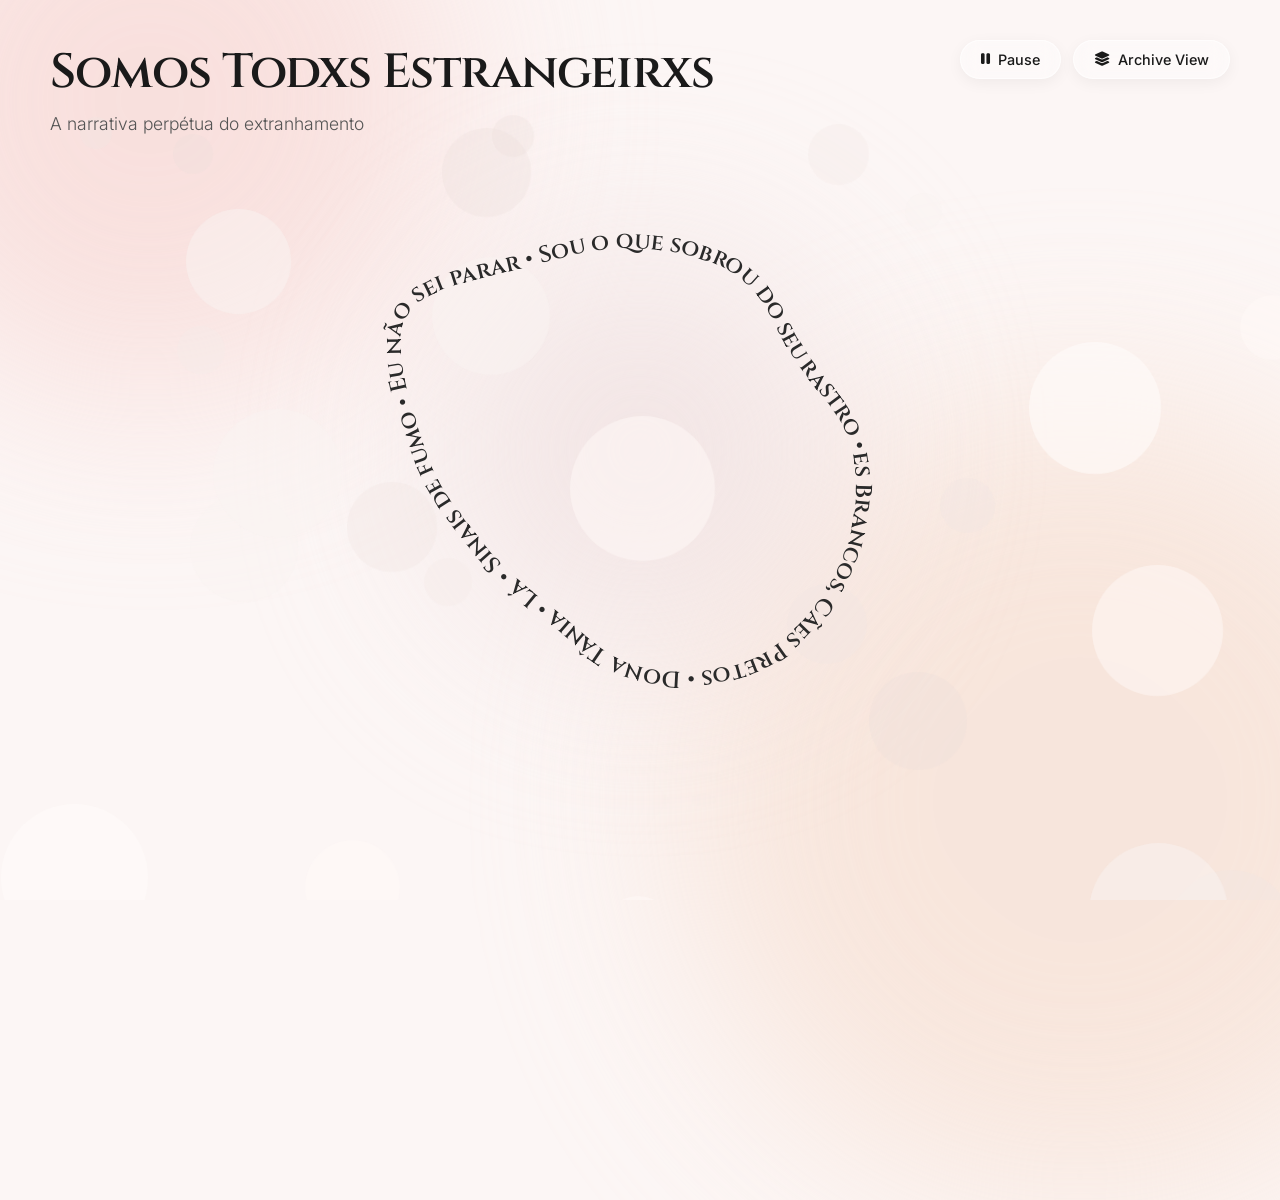
<file: index.html>
<!doctype html>
<html lang="pt">
  <head>
    <meta charset="UTF-8" />
    <meta name="viewport" content="width=device-width, initial-scale=1.0" />
    <meta
      name="description"
      content="Somos Todxs Estrangeirxs - An immersive art installation exploring the experience of being foreign"
    />
    <title>Somos Todxs Estrangeirxs | Frontpage</title>
    <!-- Use vanilla CSS -->
    <link rel="stylesheet" href="styles/frontpage.css" />
    <link
      rel="stylesheet"
      href="https://cdnjs.cloudflare.com/ajax/libs/font-awesome/6.4.0/css/all.min.css"
    />
    <!-- Import Google Fonts for premium typography -->
    <link rel="preconnect" href="https://fonts.googleapis.com" />
    <link rel="preconnect" href="https://fonts.gstatic.com" crossorigin />
    <link
      href="https://fonts.googleapis.com/css2?family=Cinzel:wght@400;600&family=Inter:wght@300;400;500&display=swap"
      rel="stylesheet"
    />
  </head>
  <body>
    <!-- Background Multi-Toned Sections -->
    <div class="bg-shape shape-1"></div>
    <div class="bg-shape shape-2"></div>
    <div class="bg-shape shape-3"></div>

    <!-- Subtle Background Bubbles -->
    <div id="bubbles-container"></div>

    <!-- Main Title Overlay -->
    <div class="title-overlay">
      <h1>Somos Todxs Estrangeirxs</h1>
      <p>A narrativa perpétua do extranhamento</p>
    </div>

    <!-- Controls row: toggle + pause -->
    <div class="controls-row">
      <button id="pause-btn" class="control-btn" aria-label="Pause animation">
        <i class="fa-solid fa-pause"></i>
        <span>Pause</span>
      </button>
      <a href="classic.html" class="classic-toggle">
        <i class="fa-solid fa-layer-group"></i>
        <span>Archive View</span>
      </a>
    </div>

    <!-- Interactive Canvas Area -->
    <div id="mobius-container">
      <svg
        id="mobius-svg"
        xmlns="http://www.w3.org/2000/svg"
        viewBox="0 0 1000 600"
        preserveAspectRatio="xMidYMid meet"
      >
        <!-- The path for the convex blob shape (generated by JS) -->
        <path id="mobius-curve" fill="none" stroke="none" d="" />

        <!-- Text group — individual tspans injected by JS -->
        <g id="mobius-text-group">
          <text class="mobius-text">
            <textPath
              id="mobius-text-path"
              href="#mobius-curve"
              startOffset="0%"
            >
              Loading narratives...
            </textPath>
          </text>
        </g>
      </svg>
    </div>

    <!-- Scripts -->
    <script src="js/data/sample-data.js"></script>
    <script src="js/mobius-strip.js"></script>
  </body>
</html>
</file>
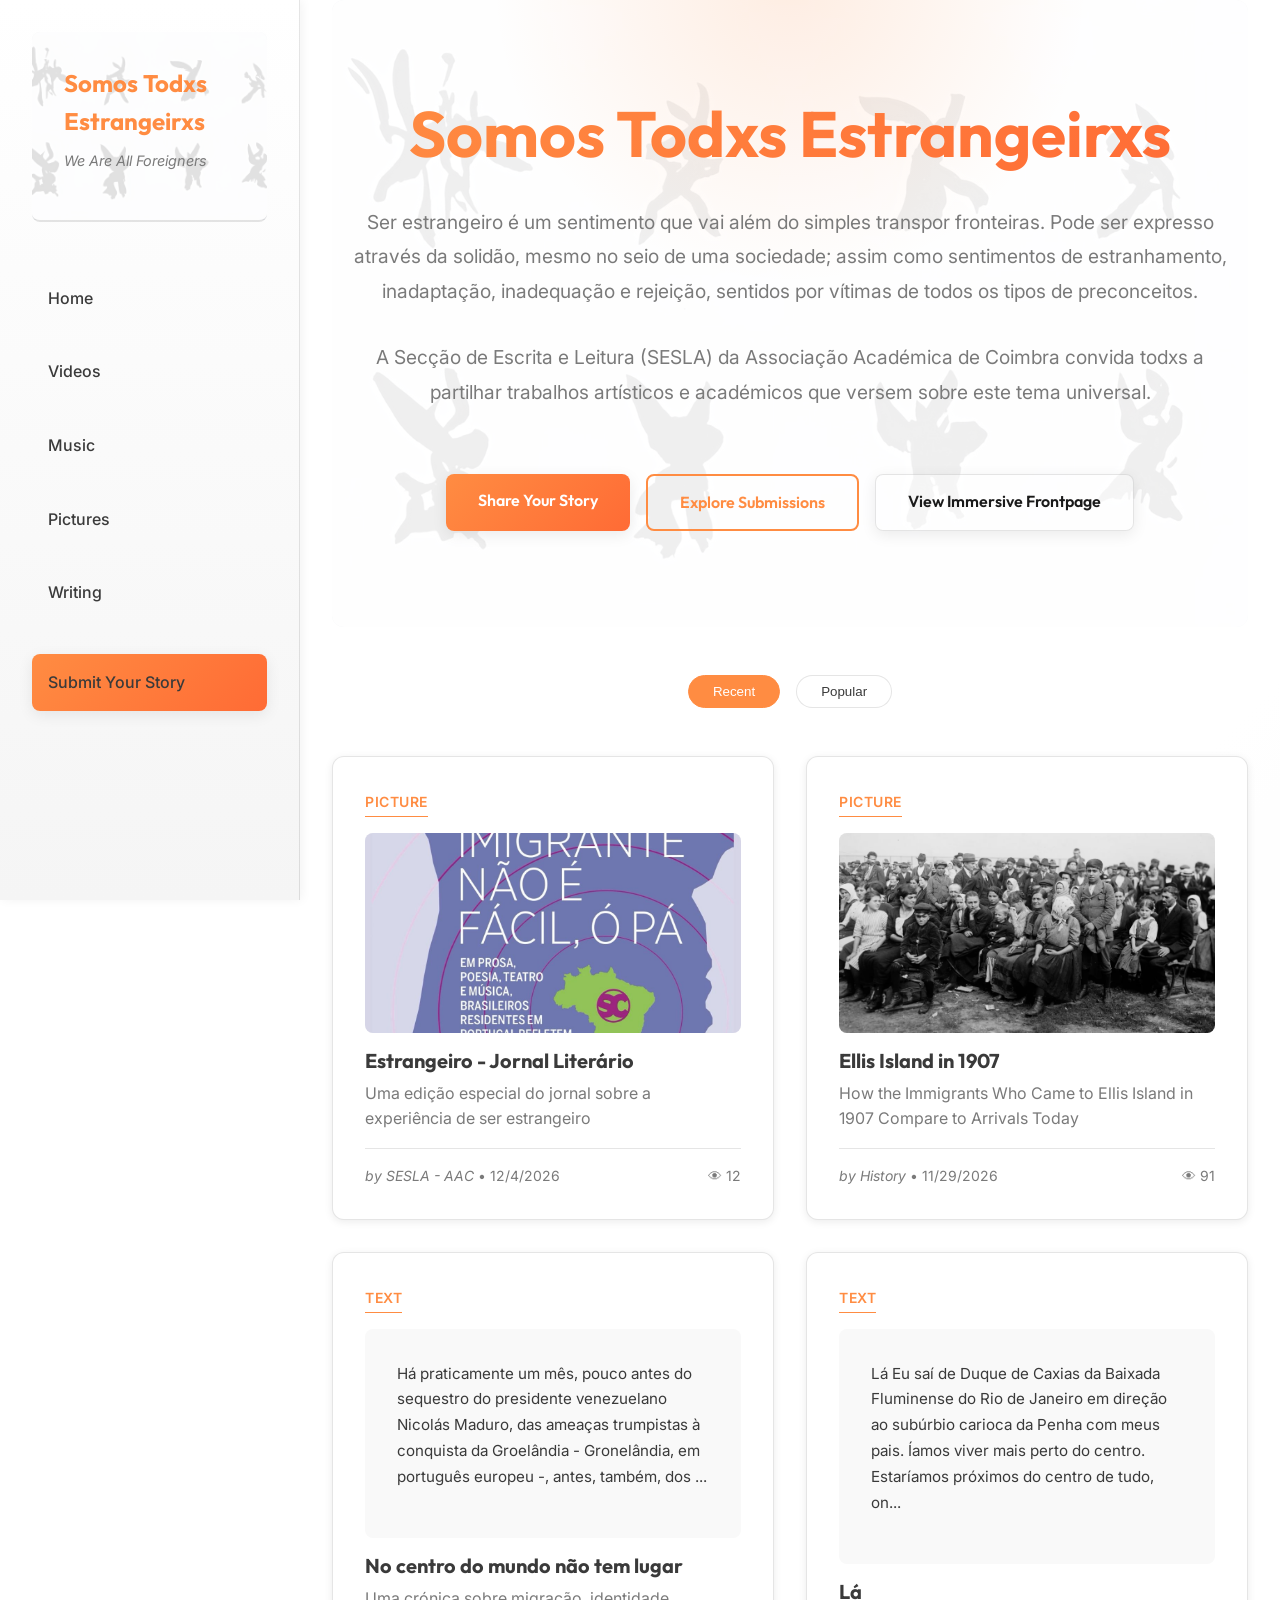
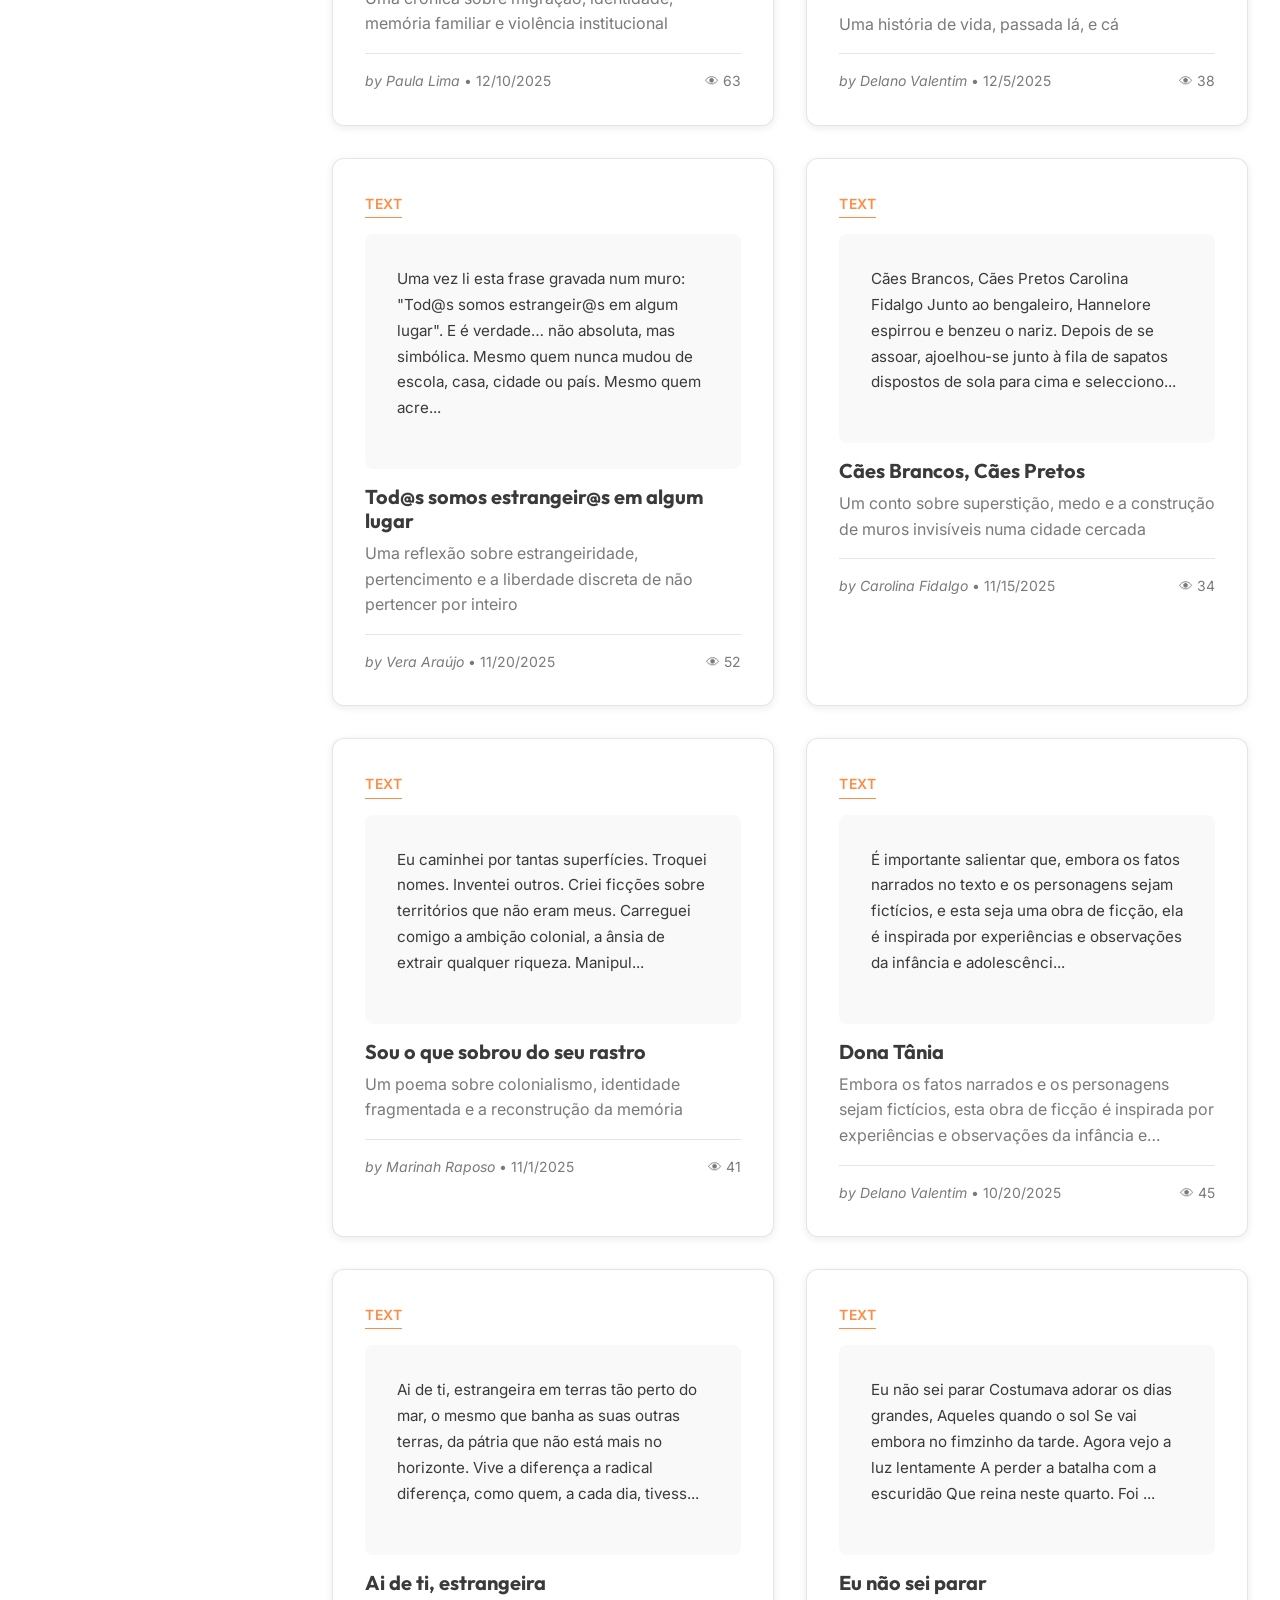
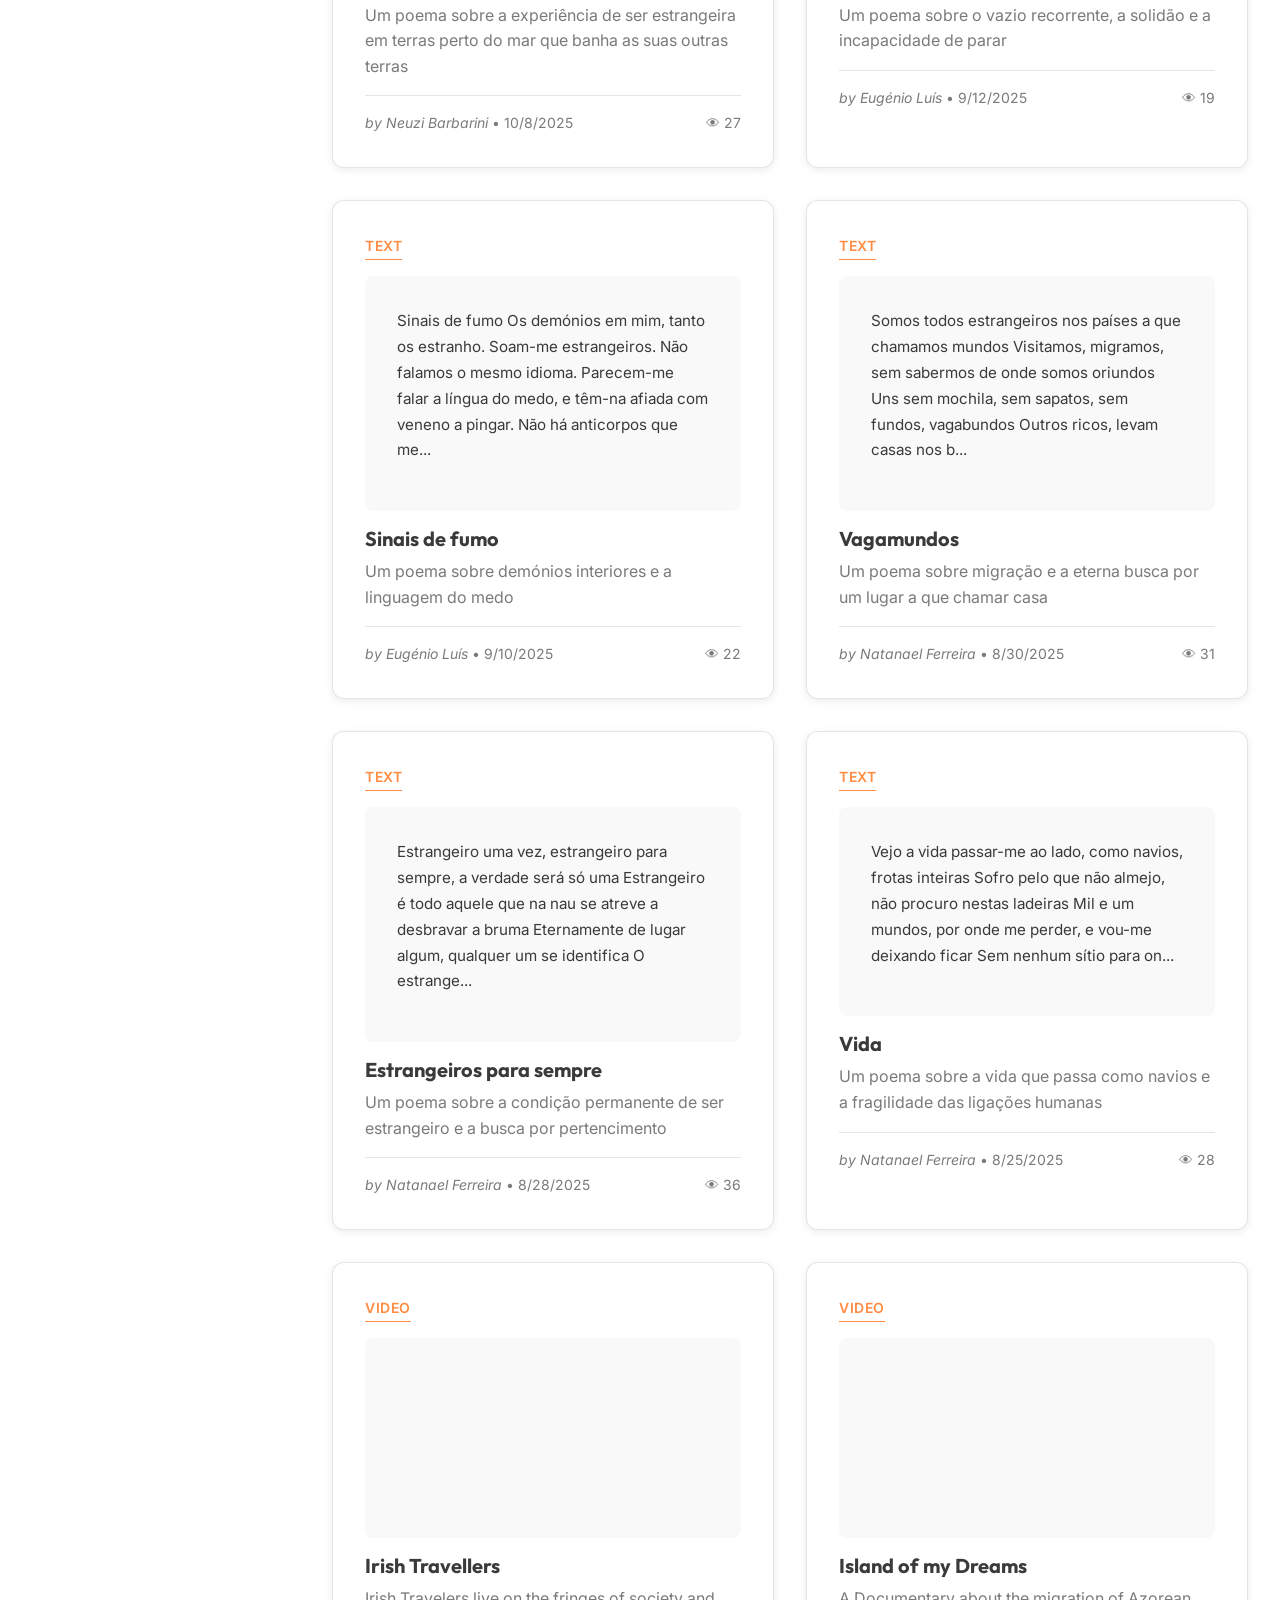
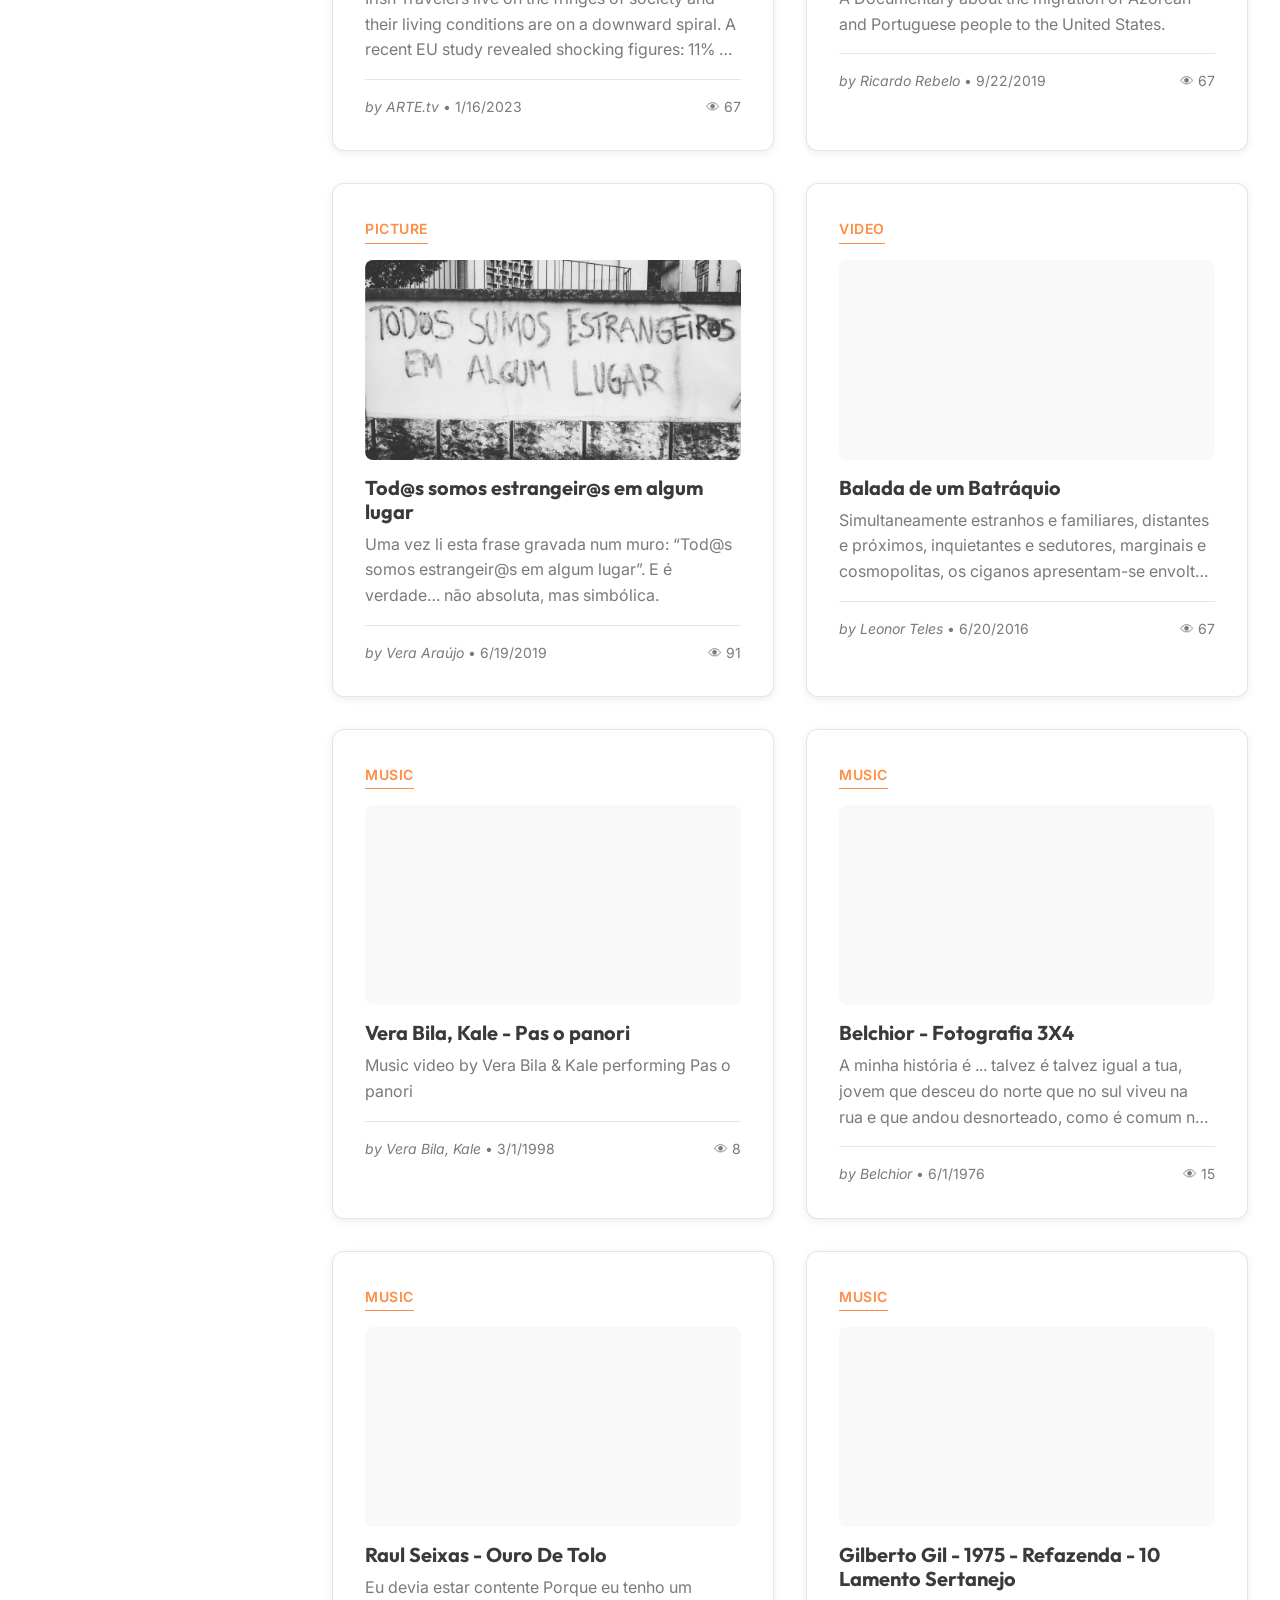
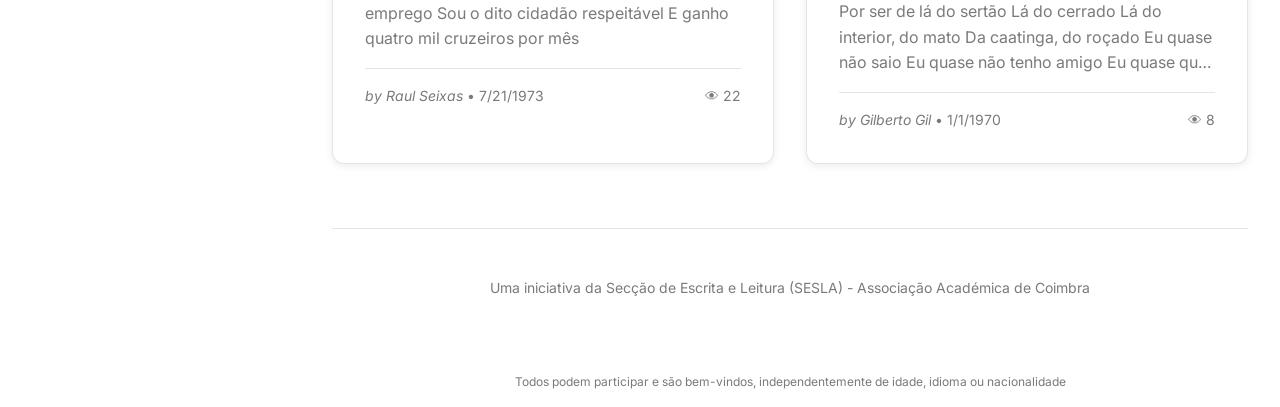
<file: classic.html>
<!doctype html>
<html lang="pt">
  <head>
    <meta charset="UTF-8" />
    <meta name="viewport" content="width=device-width, initial-scale=1.0" />
    <meta
      name="description"
      content="Somos Todxs Estrangeirxs - An art installation exploring the experience of being foreign, immigrant, and feeling like an outsider"
    />
    <title>Somos Todxs Estrangeirxs</title>
    <link rel="stylesheet" href="styles/main.css" />
    <link rel="stylesheet" href="components/modals/text-modal.css" />
    <link rel="stylesheet" href="components/carousel/carousel.css" />
    <link
      rel="stylesheet"
      href="https://cdnjs.cloudflare.com/ajax/libs/font-awesome/6.4.0/css/all.min.css"
    />
  </head>
  <body data-page-type="home">
    <!-- Mobile Navigation Toggle Container -->
    <div id="navToggleContainer"></div>

    <div class="wrapper">
      <!-- Sidebar Navigation Container -->
      <div id="navContainer"></div>

      <!-- Main Content -->
      <main class="main-content">
        <section class="hero">
          <h1 class="hero-title">Somos Todxs Estrangeirxs</h1>
          <p class="hero-description">
            Ser estrangeiro é um sentimento que vai além do simples transpor
            fronteiras. Pode ser expresso através da solidão, mesmo no seio de
            uma sociedade; assim como sentimentos de estranhamento, inadaptação,
            inadequação e rejeição, sentidos por vítimas de todos os tipos de
            preconceitos.
          </p>
          <p class="hero-description">
            A Secção de Escrita e Leitura (SESLA) da Associação Académica de
            Coimbra convida todxs a partilhar trabalhos artísticos e académicos
            que versem sobre este tema universal.
          </p>
          <div class="btn-group">
            <a href="pages/submit.html" class="btn btn-primary"
              >Share Your Story</a
            >
            <a href="#submissions" class="btn btn-secondary"
              >Explore Submissions</a
            >
            <a href="index.html" class="btn btn-primary" style="background: rgba(255, 255, 255, 0.4); color: #1a1a1a; border: 1px solid rgba(0,0,0,0.1);"
              >View Immersive Frontpage</a
            >
          </div>
        </section>

        <section id="submissions">
          <div class="filter-bar">
            <button class="filter-btn active" data-sort="recent">Recent</button>
            <button class="filter-btn" data-sort="popular">Popular</button>
          </div>

          <div class="media-grid" id="mediaGrid">
            <!-- Content loaded by JavaScript -->
          </div>
        </section>

        <!-- Footer Container -->
        <div id="footerContainer"></div>

        <p
          class="text-center text-muted"
          style="margin-top: 0.5rem; font-size: 0.75rem"
        >
          Todos podem participar e são bem-vindos, independentemente de idade,
          idioma ou nacionalidade
        </p>
      </main>
    </div>

    <script src="components.js"></script>
    <script src="js/data/sample-data.js"></script>
    <script type="module" src="js/app.js"></script>
  </body>
</html>
</file>
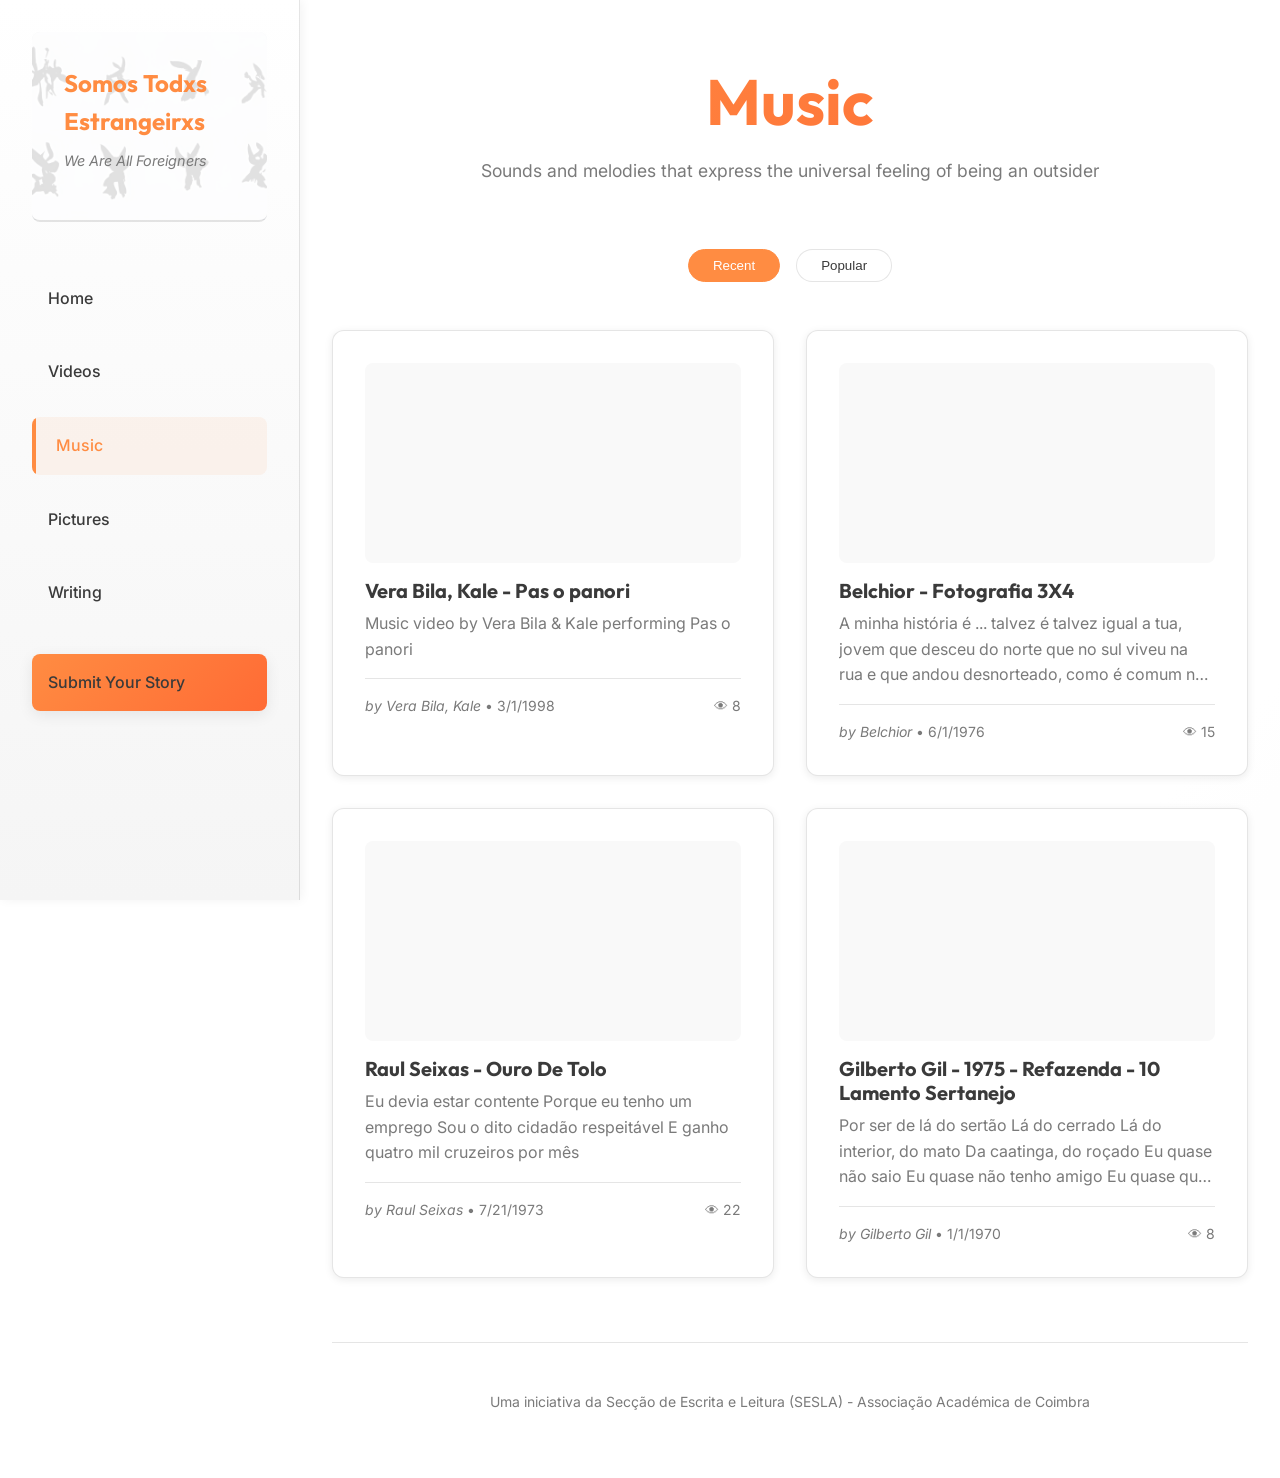
<file: pages/music.html>
<!doctype html>
<html lang="pt">
  <head>
    <meta charset="UTF-8" />
    <meta name="viewport" content="width=device-width, initial-scale=1.0" />
    <meta
      name="description"
      content="Music submissions - Somos Todxs Estrangeirxs"
    />
    <title>Music - Somos Todxs Estrangeirxs</title>
    <link rel="stylesheet" href="../styles/main.css" />
    <link rel="stylesheet" href="../components/modals/text-modal.css" />
    <link rel="stylesheet" href="../components/carousel/carousel.css" />
    <link
      rel="stylesheet"
      href="https://cdnjs.cloudflare.com/ajax/libs/font-awesome/6.4.0/css/all.min.css"
    />
  </head>
  <body data-page-type="music">
    <!-- Mobile Navigation Toggle Container -->
    <div id="navToggleContainer"></div>

    <div class="wrapper">
      <!-- Sidebar Navigation Container -->
      <div id="navContainer"></div>

      <!-- Main Content -->
      <main class="main-content">
        <header class="page-header">
          <h1>Music</h1>
          <p>
            Sounds and melodies that express the universal feeling of being an
            outsider
          </p>
        </header>

        <section>
          <div class="filter-bar">
            <button class="filter-btn active" data-sort="recent">Recent</button>
            <button class="filter-btn" data-sort="popular">Popular</button>
          </div>

          <div class="media-grid" id="mediaGrid">
            <!-- Content loaded by JavaScript -->
          </div>
        </section>

        <!-- Footer Container -->
        <div id="footerContainer"></div>
      </main>
    </div>

    <script src="../components.js"></script>
    <script src="../js/data/sample-data.js"></script>
    <script type="module" src="../js/app.js"></script>
  </body>
</html>
</file>
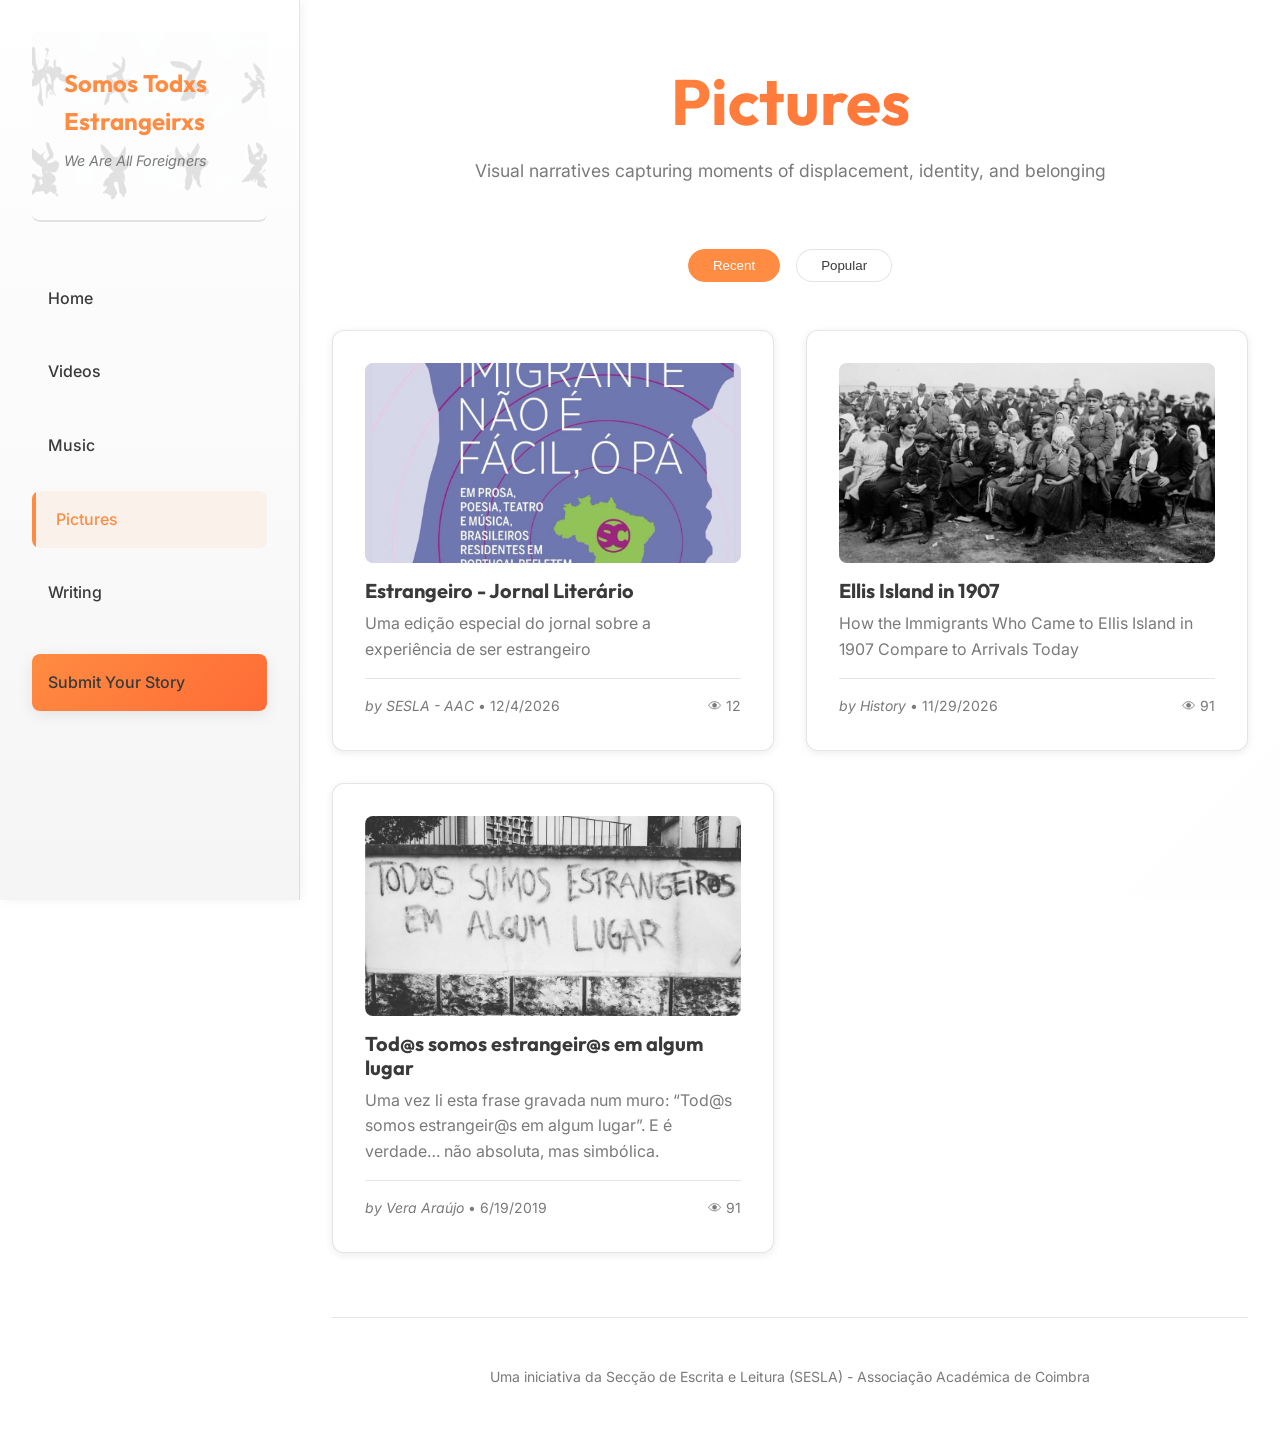
<file: pages/pictures.html>
<!doctype html>
<html lang="pt">
  <head>
    <meta charset="UTF-8" />
    <meta name="viewport" content="width=device-width, initial-scale=1.0" />
    <meta
      name="description"
      content="Picture submissions - Somos Todxs Estrangeirxs"
    />
    <title>Pictures - Somos Todxs Estrangeirxs</title>
    <link rel="stylesheet" href="../styles/main.css" />
    <link rel="stylesheet" href="../components/modals/text-modal.css" />
    <link rel="stylesheet" href="../components/carousel/carousel.css" />
    <link
      rel="stylesheet"
      href="https://cdnjs.cloudflare.com/ajax/libs/font-awesome/6.4.0/css/all.min.css"
    />
  </head>
  <body data-page-type="picture">
    <!-- Mobile Navigation Toggle Container -->
    <div id="navToggleContainer"></div>

    <div class="wrapper">
      <!-- Sidebar Navigation Container -->
      <div id="navContainer"></div>

      <!-- Main Content -->
      <main class="main-content">
        <header class="page-header">
          <h1>Pictures</h1>
          <p>
            Visual narratives capturing moments of displacement, identity, and
            belonging
          </p>
        </header>

        <section>
          <div class="filter-bar">
            <button class="filter-btn active" data-sort="recent">Recent</button>
            <button class="filter-btn" data-sort="popular">Popular</button>
          </div>

          <div class="media-grid" id="mediaGrid">
            <!-- Content loaded by JavaScript -->
          </div>
        </section>

        <!-- Footer Container -->
        <div id="footerContainer"></div>
      </main>
    </div>

    <script src="../components.js"></script>
    <script src="../js/data/sample-data.js"></script>
    <script type="module" src="../js/app.js"></script>
  </body>
</html>
</file>
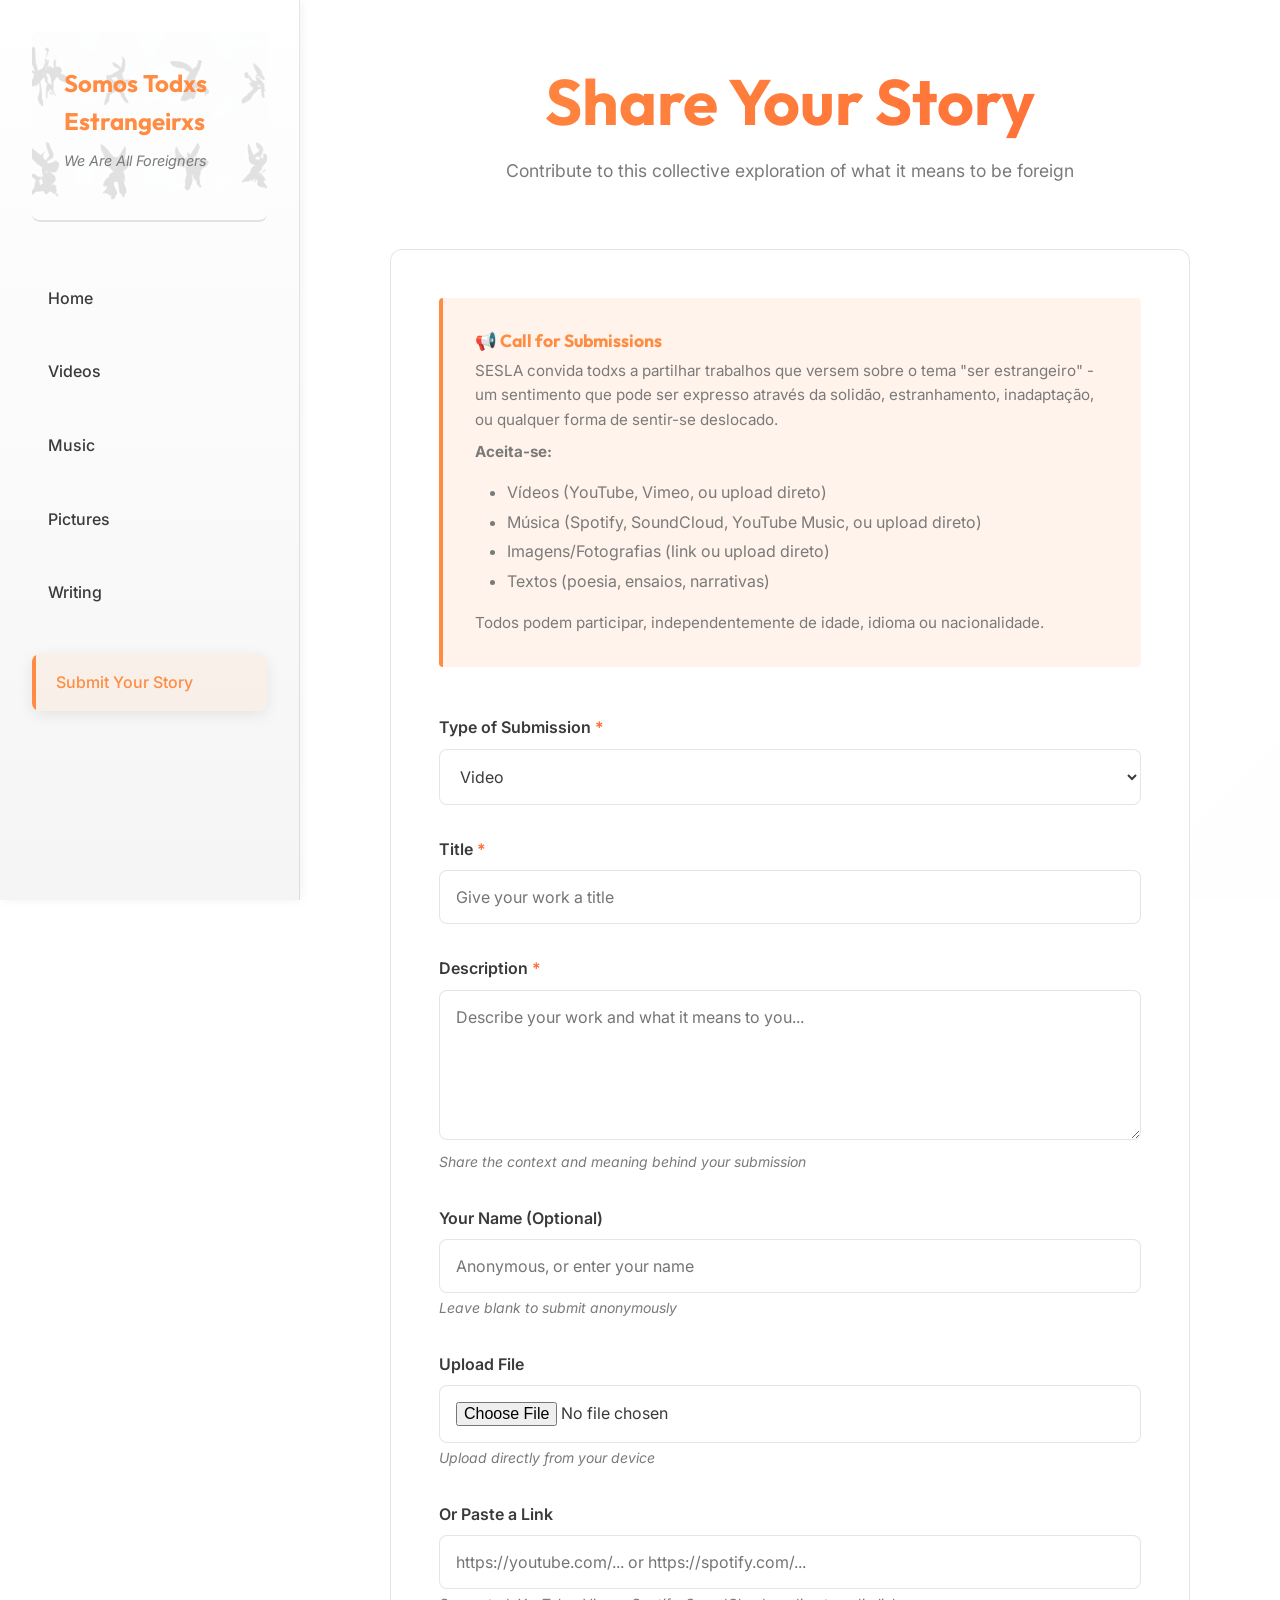
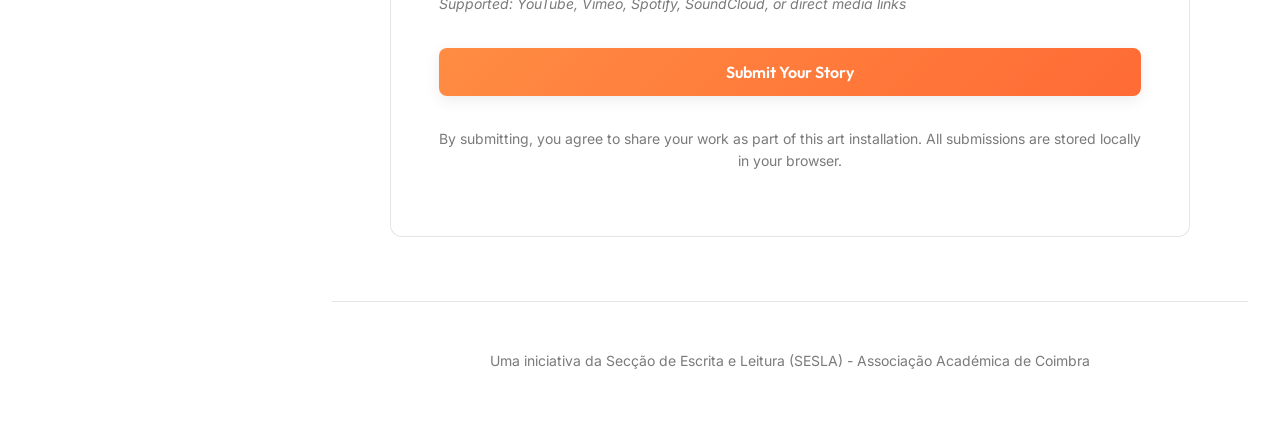
<file: pages/submit.html>
<!doctype html>
<html lang="pt">
  <head>
    <meta charset="UTF-8" />
    <meta name="viewport" content="width=device-width, initial-scale=1.0" />
    <meta
      name="description"
      content="Submit your story - Somos Todxs Estrangeirxs"
    />
    <title>Submit - Somos Todxs Estrangeirxs</title>
    <link rel="stylesheet" href="../styles/main.css" />
    <link rel="stylesheet" href="../components/modals/text-modal.css" />
    <link rel="stylesheet" href="../components/carousel/carousel.css" />
    <link
      rel="stylesheet"
      href="https://cdnjs.cloudflare.com/ajax/libs/font-awesome/6.4.0/css/all.min.css"
    />
    <style>
      .form-container {
        max-width: 800px;
        margin: 0 auto;
        background: var(--card-bg);
        border: 1px solid var(--border-color);
        border-radius: 12px;
        padding: var(--spacing-lg);
        backdrop-filter: blur(10px);
      }

      .form-info {
        background: rgba(255, 140, 66, 0.1);
        border-left: 4px solid var(--primary-orange);
        padding: var(--spacing-md);
        margin-bottom: var(--spacing-lg);
        border-radius: 4px;
      }

      .form-info h3 {
        color: var(--primary-orange);
        margin-bottom: var(--spacing-xs);
        font-size: 1.1rem;
      }

      .form-info p {
        margin-bottom: 0.5rem;
        font-size: 0.95rem;
      }

      .form-info ul {
        margin: var(--spacing-sm) 0;
        padding-left: var(--spacing-md);
        color: var(--muted-text);
      }

      .form-info li {
        margin-bottom: 0.25rem;
      }

      .input-hint {
        font-size: 0.875rem;
        color: var(--muted-text);
        margin-top: 0.25rem;
        font-style: italic;
      }

      .required {
        color: var(--secondary-orange);
      }

      #fileGroup,
      #linkGroup,
      #textGroup {
        transition: opacity var(--transition-fast);
      }
    </style>
  </head>
  <body data-page-type="submit">
    <!-- Mobile Navigation Toggle Container -->
    <div id="navToggleContainer"></div>

    <div class="wrapper">
      <!-- Sidebar Navigation Container -->
      <div id="navContainer"></div>

      <!-- Main Content -->
      <main class="main-content">
        <header class="page-header">
          <h1>Share Your Story</h1>
          <p>
            Contribute to this collective exploration of what it means to be
            foreign
          </p>
        </header>

        <div class="form-container">
          <div class="form-info">
            <h3>📢 Call for Submissions</h3>
            <p>
              SESLA convida todxs a partilhar trabalhos que versem sobre o tema
              "ser estrangeiro" - um sentimento que pode ser expresso através da
              solidão, estranhamento, inadaptação, ou qualquer forma de
              sentir-se deslocado.
            </p>
            <p><strong>Aceita-se:</strong></p>
            <ul>
              <li>Vídeos (YouTube, Vimeo, ou upload direto)</li>
              <li>
                Música (Spotify, SoundCloud, YouTube Music, ou upload direto)
              </li>
              <li>Imagens/Fotografias (link ou upload direto)</li>
              <li>Textos (poesia, ensaios, narrativas)</li>
            </ul>
            <p style="margin-bottom: 0">
              Todos podem participar, independentemente de idade, idioma ou
              nacionalidade.
            </p>
          </div>

          <form id="submissionForm">
            <!-- Media Type -->
            <div class="form-group">
              <label for="mediaType" class="form-label"
                >Type of Submission <span class="required">*</span></label
              >
              <select id="mediaType" class="form-select" required>
                <option value="video">Video</option>
                <option value="music">Music</option>
                <option value="picture">Picture/Image</option>
                <option value="text">Written Text</option>
              </select>
            </div>

            <!-- Title -->
            <div class="form-group">
              <label for="title" class="form-label"
                >Title <span class="required">*</span></label
              >
              <input
                type="text"
                id="title"
                class="form-input"
                placeholder="Give your work a title"
                required
              />
            </div>

            <!-- Description -->
            <div class="form-group">
              <label for="description" class="form-label"
                >Description <span class="required">*</span></label
              >
              <textarea
                id="description"
                class="form-textarea"
                placeholder="Describe your work and what it means to you..."
                required
              ></textarea>
              <div class="input-hint">
                Share the context and meaning behind your submission
              </div>
            </div>

            <!-- Creator/Author Name -->
            <div class="form-group">
              <label for="creator" class="form-label"
                >Your Name (Optional)</label
              >
              <input
                type="text"
                id="creator"
                class="form-input"
                placeholder="Anonymous, or enter your name"
              />
              <div class="input-hint">Leave blank to submit anonymously</div>
            </div>

            <!-- File Upload (for video, music, picture) -->
            <div class="form-group" id="fileGroup">
              <label for="fileInput" class="form-label">Upload File</label>
              <input
                type="file"
                id="fileInput"
                class="form-input"
                accept="video/*"
              />
              <div class="input-hint">Upload directly from your device</div>
            </div>

            <!-- External Link (for video, music, picture) -->
            <div class="form-group" id="linkGroup">
              <label for="linkInput" class="form-label">Or Paste a Link</label>
              <input
                type="url"
                id="linkInput"
                class="form-input"
                placeholder="https://youtube.com/... or https://spotify.com/..."
              />
              <div class="input-hint">
                Supported: YouTube, Vimeo, Spotify, SoundCloud, or direct media
                links
              </div>
            </div>

            <!-- Text Content (for text submissions) -->
            <div class="form-group" id="textGroup" style="display: none">
              <label for="textContent" class="form-label"
                >Your Text <span class="required">*</span></label
              >
              <textarea
                id="textContent"
                class="form-textarea"
                placeholder="Write or paste your text here..."
                style="min-height: 300px"
              ></textarea>
              <div class="input-hint">
                Poetry, essays, narratives, or any written work
              </div>
            </div>

            <!-- Submit Button -->
            <div class="form-group">
              <button type="submit" class="btn btn-primary" style="width: 100%">
                Submit Your Story
              </button>
            </div>

            <p
              class="text-center text-muted"
              style="font-size: 0.875rem; margin-top: var(--spacing-md)"
            >
              By submitting, you agree to share your work as part of this art
              installation. All submissions are stored locally in your browser.
            </p>
          </form>
        </div>

        <!-- Footer Container -->
        <div id="footerContainer"></div>
      </main>
    </div>

    <script src="../components.js"></script>
    <script src="../js/data/sample-data.js"></script>
    <script type="module" src="../js/app.js"></script>
  </body>
</html>
</file>
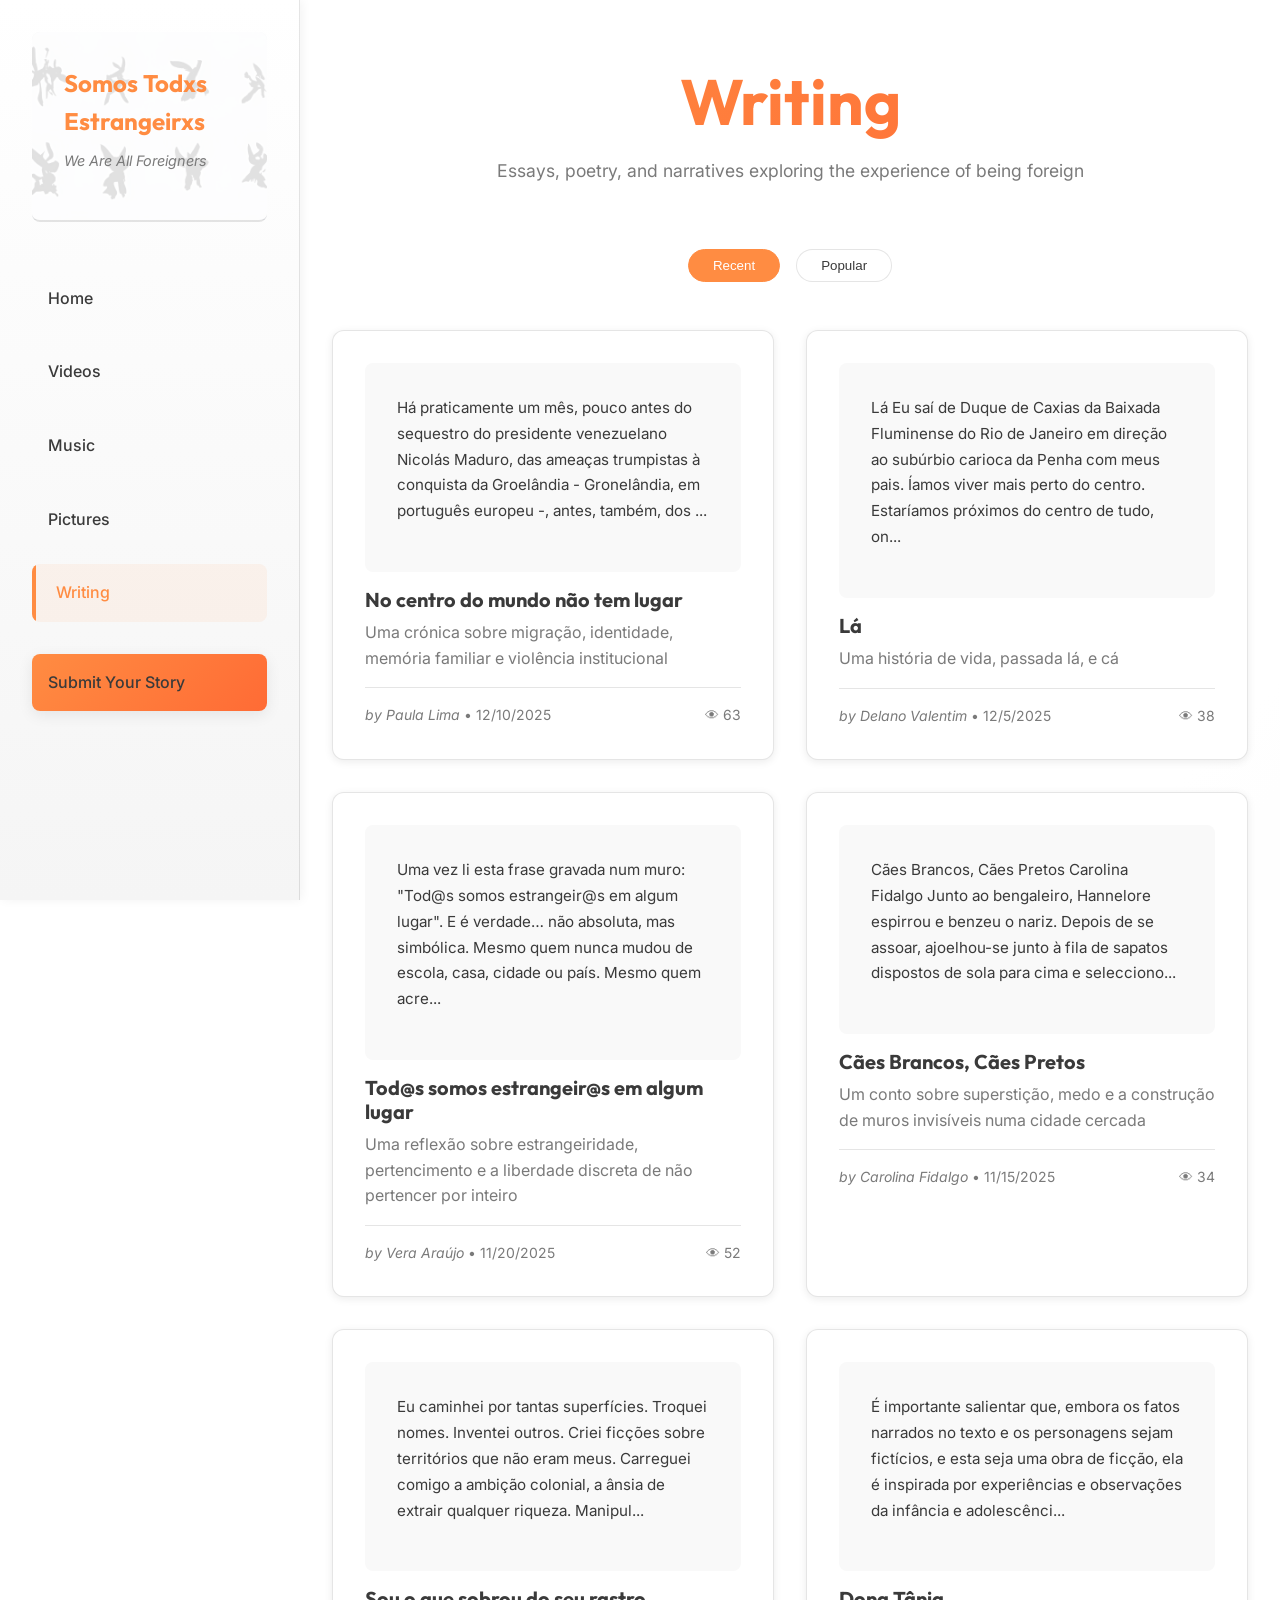
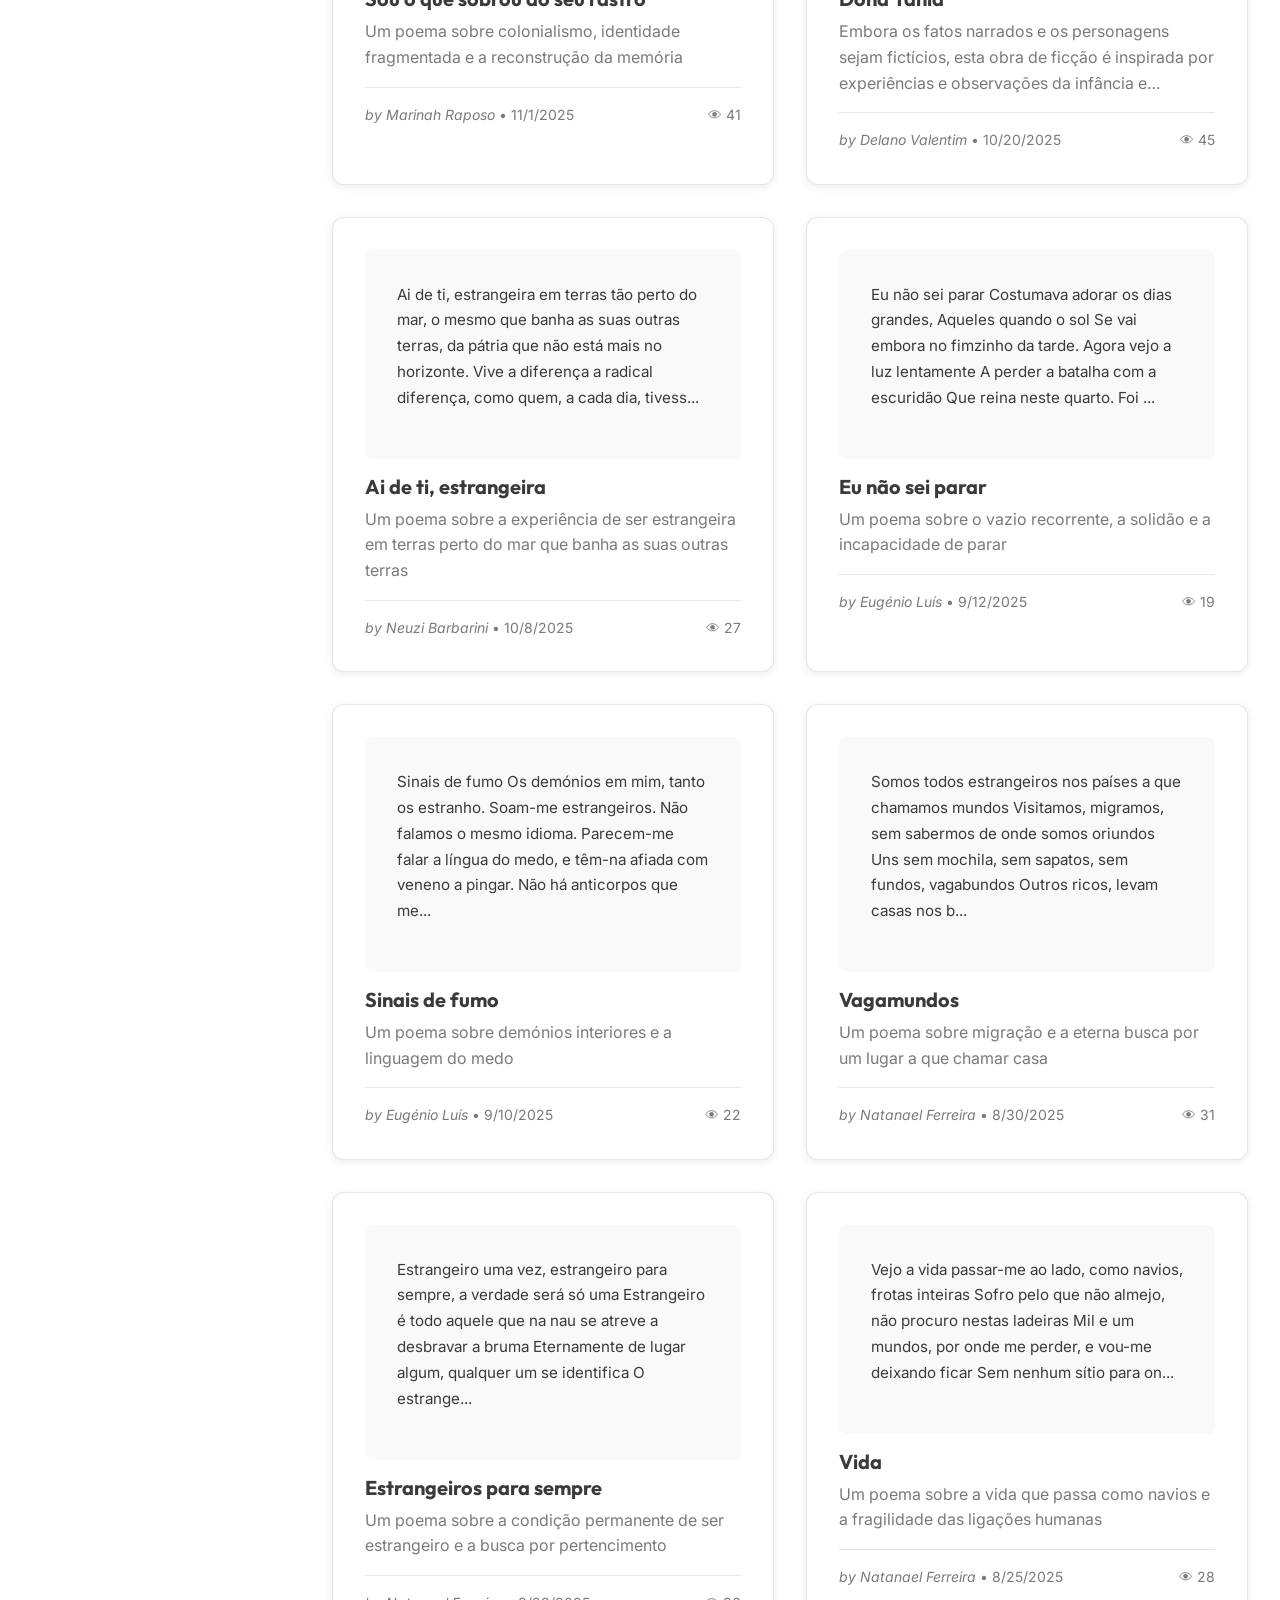
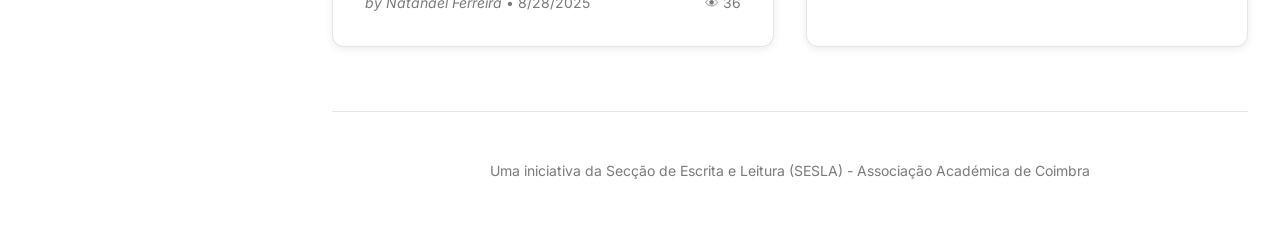
<file: pages/text.html>
<!doctype html>
<html lang="pt">
  <head>
    <meta charset="UTF-8" />
    <meta name="viewport" content="width=device-width, initial-scale=1.0" />
    <meta
      name="description"
      content="Written submissions - Somos Todxs Estrangeirxs"
    />
    <title>Writing - Somos Todxs Estrangeirxs</title>
    <link rel="stylesheet" href="../styles/main.css" />
    <link rel="stylesheet" href="../components/modals/text-modal.css" />
    <link rel="stylesheet" href="../components/carousel/carousel.css" />
    <link
      rel="stylesheet"
      href="https://cdnjs.cloudflare.com/ajax/libs/font-awesome/6.4.0/css/all.min.css"
    />
  </head>
  <body data-page-type="text">
    <!-- Mobile Navigation Toggle Container -->
    <div id="navToggleContainer"></div>

    <div class="wrapper">
      <!-- Sidebar Navigation Container -->
      <div id="navContainer"></div>

      <!-- Main Content -->
      <main class="main-content">
        <header class="page-header">
          <h1>Writing</h1>
          <p>
            Essays, poetry, and narratives exploring the experience of being
            foreign
          </p>
        </header>

        <section>
          <div class="filter-bar">
            <button class="filter-btn active" data-sort="recent">Recent</button>
            <button class="filter-btn" data-sort="popular">Popular</button>
          </div>

          <div class="media-grid" id="mediaGrid">
            <!-- Content loaded by JavaScript -->
          </div>
        </section>

        <!-- Footer Container -->
        <div id="footerContainer"></div>
      </main>
    </div>

    <script src="../components.js"></script>
    <script src="../js/data/sample-data.js"></script>
    <script type="module" src="../js/app.js"></script>
  </body>
</html>
</file>
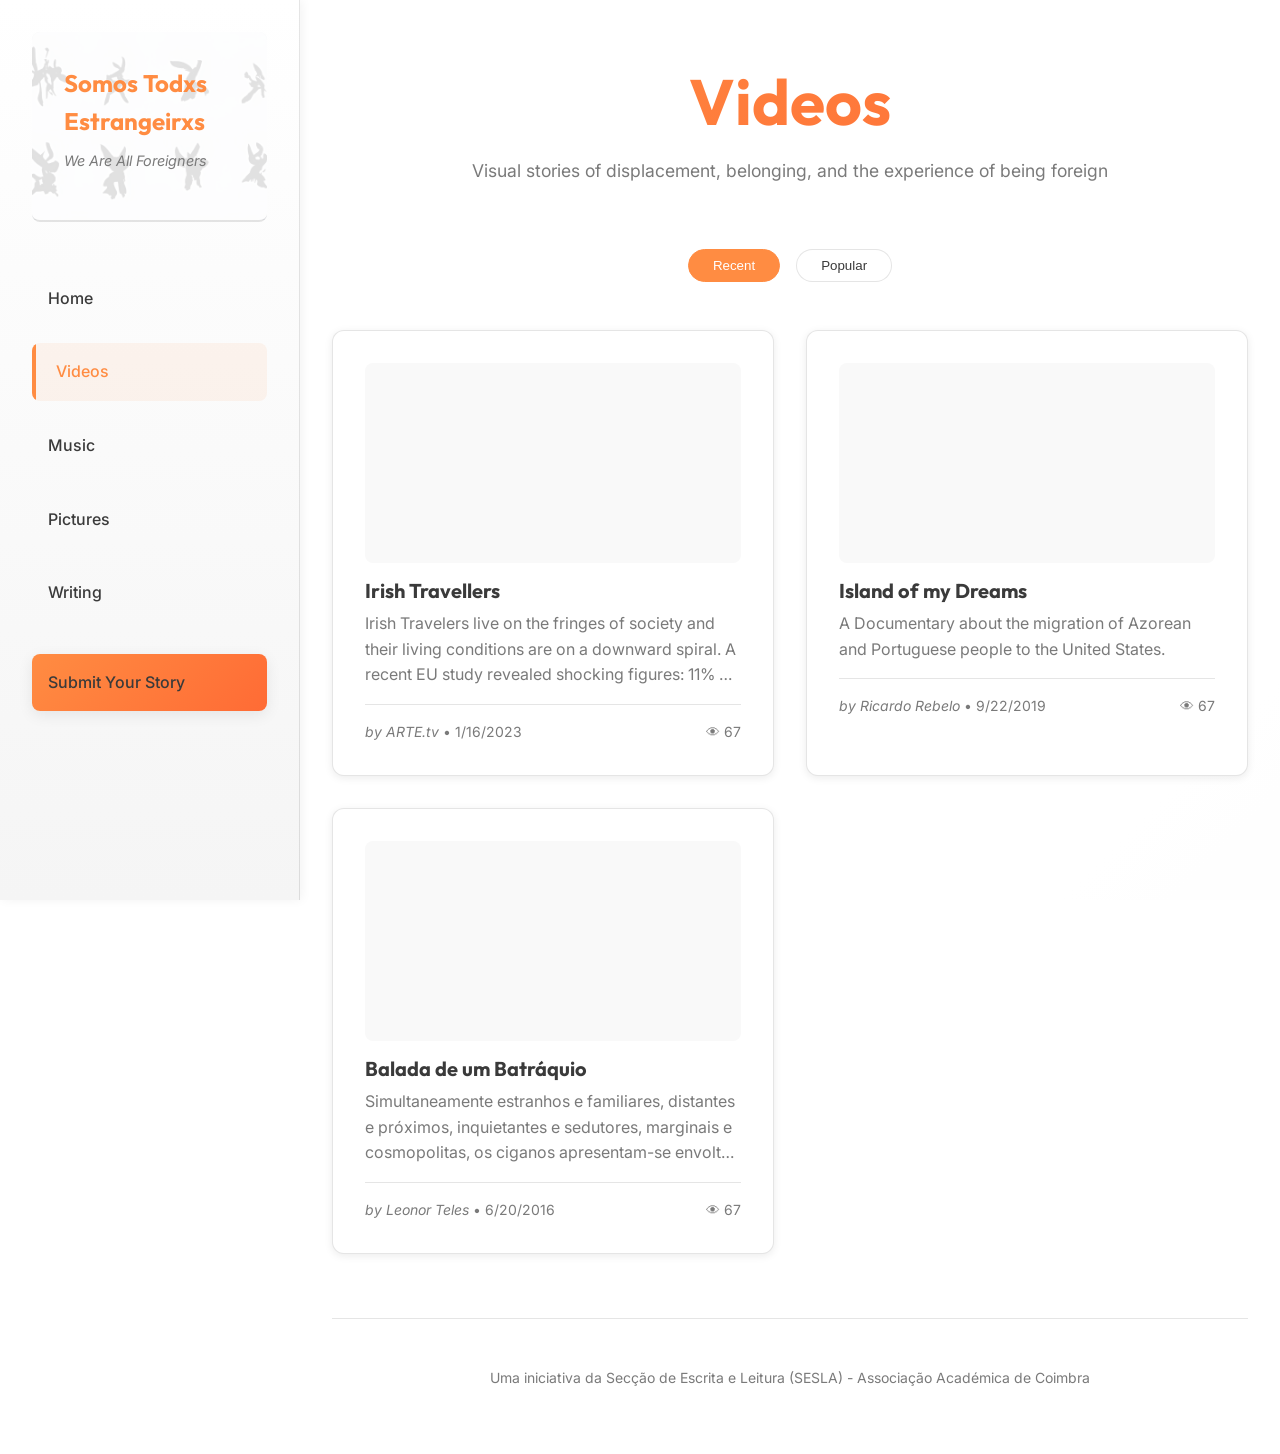
<file: pages/videos.html>
<!doctype html>
<html lang="pt">
  <head>
    <meta charset="UTF-8" />
    <meta name="viewport" content="width=device-width, initial-scale=1.0" />
    <meta
      name="description"
      content="Video submissions - Somos Todxs Estrangeirxs"
    />
    <title>Videos - Somos Todxs Estrangeirxs</title>
    <link rel="stylesheet" href="../styles/main.css" />
    <link rel="stylesheet" href="../components/modals/text-modal.css" />
    <link rel="stylesheet" href="../components/carousel/carousel.css" />
    <link
      rel="stylesheet"
      href="https://cdnjs.cloudflare.com/ajax/libs/font-awesome/6.4.0/css/all.min.css"
    />
  </head>
  <body data-page-type="video">
    <!-- Mobile Navigation Toggle Container -->
    <div id="navToggleContainer"></div>

    <div class="wrapper">
      <!-- Sidebar Navigation Container -->
      <div id="navContainer"></div>

      <!-- Main Content -->
      <main class="main-content">
        <header class="page-header">
          <h1>Videos</h1>
          <p>
            Visual stories of displacement, belonging, and the experience of
            being foreign
          </p>
        </header>

        <section>
          <div class="filter-bar">
            <button class="filter-btn active" data-sort="recent">Recent</button>
            <button class="filter-btn" data-sort="popular">Popular</button>
          </div>

          <div class="media-grid" id="mediaGrid">
            <!-- Content loaded by JavaScript -->
          </div>
        </section>

        <!-- Footer Container -->
        <div id="footerContainer"></div>
      </main>
    </div>

    <script src="../components.js"></script>
    <script src="../js/data/sample-data.js"></script>
    <script type="module" src="../js/app.js"></script>
  </body>
</html>
</file>
<file: styles/frontpage.css>
* {
  margin: 0;
  padding: 0;
  box-sizing: border-box;
}

body {
  background-color: #fcf6f5; /* Light beige/pink */
  height: 100vh;
  width: 100vw;
  overflow: hidden;
  font-family: 'Inter', sans-serif;
  color: #333;
  position: relative;
}

/* Background Blobs (Premium Off-Screen Tones) */
.bg-shape {
  position: absolute;
  border-radius: 50%;
  filter: blur(100px);
  z-index: 0;
  opacity: 0.8;
  transition: transform 10s ease-in-out;
}

.shape-1 {
  width: 600px;
  height: 600px;
  background-color: #f8dbd8; /* Rosy tone */
  top: -200px;
  left: -150px;
}

.shape-2 {
  width: 800px;
  height: 800px;
  background-color: #f7e2d6; /* Warm sand/peach */
  bottom: -300px;
  right: -200px;
}

.shape-3 {
  width: 400px;
  height: 400px;
  background-color: #f0e1e1; /* Dusky tone */
  top: 50%;
  left: 50%;
  transform: translate(-50%, -50%);
}

/* ── Subtle Background Bubbles ─────────────────────────────────── */
#bubbles-container {
  position: absolute;
  top: 0;
  left: 0;
  width: 100%;
  height: 100%;
  z-index: 1;
  pointer-events: none;
  overflow: hidden;
}

.bubble {
  position: absolute;
  border-radius: 50%;
  animation: bubbleFloat linear infinite;
  will-change: transform;
}

@keyframes bubbleFloat {
  0% {
    transform: translate(0, 0) scale(1);
  }
  25% {
    transform: translate(15px, -20px) scale(1.04);
  }
  50% {
    transform: translate(-10px, -35px) scale(0.97);
  }
  75% {
    transform: translate(20px, -15px) scale(1.02);
  }
  100% {
    transform: translate(0, 0) scale(1);
  }
}

/* Title Overlay */
.title-overlay {
  position: absolute;
  top: 40px;
  left: 50px;
  z-index: 10;
  pointer-events: none;
}

.title-overlay h1 {
  font-family: 'Cinzel', serif;
  font-size: 3rem;
  font-weight: 600;
  color: #1a1a1a;
  margin-bottom: 0.5rem;
  letter-spacing: -1px;
}

.title-overlay p {
  font-weight: 300;
  color: #555;
  font-size: 1.1rem;
}

/* ── Controls Row ──────────────────────────────────────────────── */
.controls-row {
  position: absolute;
  top: 40px;
  right: 50px;
  z-index: 20;
  display: flex;
  align-items: center;
  gap: 12px;
}

/* Shared style for control buttons */
.control-btn,
.classic-toggle {
  display: flex;
  align-items: center;
  gap: 8px;
  padding: 10px 20px;
  background: rgba(255, 255, 255, 0.4);
  backdrop-filter: blur(10px);
  border: 1px solid rgba(255, 255, 255, 0.6);
  border-radius: 30px;
  color: #1a1a1a;
  text-decoration: none;
  font-weight: 500;
  font-size: 0.9rem;
  font-family: 'Inter', sans-serif;
  cursor: pointer;
  transition: all 0.3s ease;
  box-shadow: 0 4px 15px rgba(0, 0, 0, 0.05);
}

.control-btn:hover,
.classic-toggle:hover {
  background: rgba(255, 255, 255, 0.8);
  transform: translateY(-2px);
  box-shadow: 0 8px 25px rgba(0, 0, 0, 0.1);
}

/* Interactive SVG Canvas */
#mobius-container {
  width: 100vw;
  height: 100vh;
  position: absolute;
  top: 0;
  left: 0;
  display: flex;
  align-items: center;
  justify-content: center;
  z-index: 5;
  touch-action: none; 
}

#mobius-svg {
  width: 100%;
  height: 100%;
  overflow: visible;
}

/* Text on Path Formatting */
.mobius-text {
  font-family: 'Cinzel', serif;
  font-size: 18px;
  fill: #2a2a2a;
  cursor: grab;
  user-select: none;
  font-weight: 600;
}

.mobius-text:active {
  cursor: grabbing;
}

/* ── Clickable Title Links on the path ─────────────────────────── */
.title-link {
  cursor: pointer;
  transition: fill 0.2s ease;
}

.title-link:hover {
  fill: #8b4513;
  text-decoration: underline;
}

/* Media Queries */
@media (max-width: 768px) {
  .title-overlay {
    top: 20px;
    left: 20px;
  }
  .title-overlay h1 {
    font-size: 2rem;
  }
  .controls-row {
    top: auto;
    bottom: 30px;
    right: 20px;
  }
  .mobius-text {
    font-size: 14px;
  }
}
</file>
<file: styles/main.css>
/* Main Stylesheet - Imports all modular styles */

@import "variables.css";
@import "base.css";
@import "layout.css";
@import "components.css";
@import "utilities.css";
</file>
<file: components/modals/text-modal.css>
/* Text Modal Styles */

.modal {
  display: none;
  position: fixed;
  top: 0;
  left: 0;
  width: 100%;
  height: 100%;
  z-index: 2000;
}

.modal.active {
  display: flex;
  align-items: center;
  justify-content: center;
}

.modal-overlay {
  position: absolute;
  top: 0;
  left: 0;
  width: 100%;
  height: 100%;
  background: rgba(0, 0, 0, 0.8);
  backdrop-filter: blur(5px);
}

.modal-dialog {
  position: relative;
  background: #ffffff;
  border: 1px solid var(--border-color);
  border-radius: 12px;
  padding: var(--spacing-lg);
  max-width: 800px;
  max-height: 80vh;
  overflow-y: auto;
  z-index: 1;
  margin: var(--spacing-md);
}

.modal-title {
  margin-bottom: var(--spacing-sm);
  padding-right: var(--spacing-xl);
}

.modal-meta {
  color: var(--muted-text);
  margin-bottom: var(--spacing-md);
  padding-bottom: var(--spacing-md);
  border-bottom: 1px solid var(--border-color);
}

.modal-content-text {
  white-space: pre-wrap;
  line-height: 1.8;
  color: var(--dark-text);
}
</file>
<file: components/carousel/carousel.css>
/* Carousel Styles */

.carousel-modal {
  display: none;
  position: fixed;
  top: 0;
  left: 0;
  width: 100%;
  height: 100%;
  z-index: 2000;
}

.carousel-modal.active {
  display: flex;
  align-items: center;
  justify-content: center;
}

.carousel-modal .modal-overlay {
  position: absolute;
  top: 0;
  left: 0;
  width: 100%;
  height: 100%;
  background: rgba(0, 0, 0, 0.8);
  backdrop-filter: blur(5px);
  z-index: 0;
}

.carousel-modal-dialog {
  position: relative;
  background: #ffffff;
  border: 1px solid var(--border-color);
  border-radius: 12px;
  padding: var(--spacing-lg);
  max-width: 900px;
  max-height: 90vh;
  overflow-y: auto;
  z-index: 1;
  margin: var(--spacing-md);
  box-shadow: 0 10px 40px rgba(0, 0, 0, 0.3);
}

.carousel-modal-title {
  margin-bottom: var(--spacing-sm);
  padding-right: var(--spacing-xl);
  font-size: 1.5rem;
}

.carousel-modal-meta {
  color: var(--muted-text);
  margin-bottom: var(--spacing-md);
  padding-bottom: var(--spacing-md);
  border-bottom: 1px solid var(--border-color);
  font-size: 0.9rem;
}

.carousel-container {
  position: relative;
  display: flex;
  align-items: center;
  justify-content: center;
  gap: var(--spacing-sm);
  margin-bottom: var(--spacing-md);
}

.carousel-image-container {
  flex: 1;
  display: flex;
  justify-content: center;
  align-items: center;
  background: var(--lighter-bg);
  border-radius: 8px;
  overflow: hidden;
  min-height: 400px;
  max-height: 450px;
}

.carousel-image {
  max-width: 100%;
  max-height: 450px;
  width: auto;
  height: auto;
  object-fit: contain;
  border-radius: 8px;
  transition: opacity var(--transition-fast);
}

.carousel-image.loading {
  opacity: 0.5;
}

.carousel-btn {
  background: var(--primary-orange);
  border: none;
  color: white;
  width: 45px;
  height: 45px;
  border-radius: 50%;
  cursor: pointer;
  transition: all var(--transition-fast);
  display: flex;
  align-items: center;
  justify-content: center;
  font-size: 1.2rem;
  box-shadow: 0 2px 8px rgba(0, 0, 0, 0.15);
  flex-shrink: 0;
}

.carousel-btn:hover {
  background: var(--secondary-orange);
  transform: scale(1.1);
}

.carousel-btn:disabled {
  background: var(--border-color);
  cursor: not-allowed;
  opacity: 0.5;
}

.carousel-btn:disabled:hover {
  transform: scale(1);
}

.carousel-indicators {
  display: flex;
  justify-content: center;
  gap: 0.5rem;
  padding: var(--spacing-sm) 0;
}

.carousel-indicator-dot {
  width: 8px;
  height: 8px;
  border-radius: 50%;
  background: var(--border-color);
  cursor: pointer;
  transition: all var(--transition-fast);
}

.carousel-indicator-dot.active {
  background: var(--primary-orange);
  width: 24px;
  border-radius: 4px;
}

.carousel-indicator-dot:hover {
  background: var(--accent-orange);
}

.carousel-indicator {
  position: absolute;
  top: 10px;
  right: 10px;
  background: rgba(0, 0, 0, 0.7);
  color: white;
  padding: 4px 10px;
  border-radius: 12px;
  font-size: 0.75rem;
  font-weight: 600;
  display: flex;
  align-items: center;
  gap: 4px;
}

@media (max-width: 768px) {
  .carousel-modal-dialog {
    padding: var(--spacing-md);
    margin: var(--spacing-sm);
  }

  .carousel-btn {
    width: 36px;
    height: 36px;
    font-size: 1rem;
  }

  .carousel-image-container {
    min-height: 300px;
    max-height: 400px;
  }

  .carousel-image {
    max-height: 400px;
  }
}
</file>
